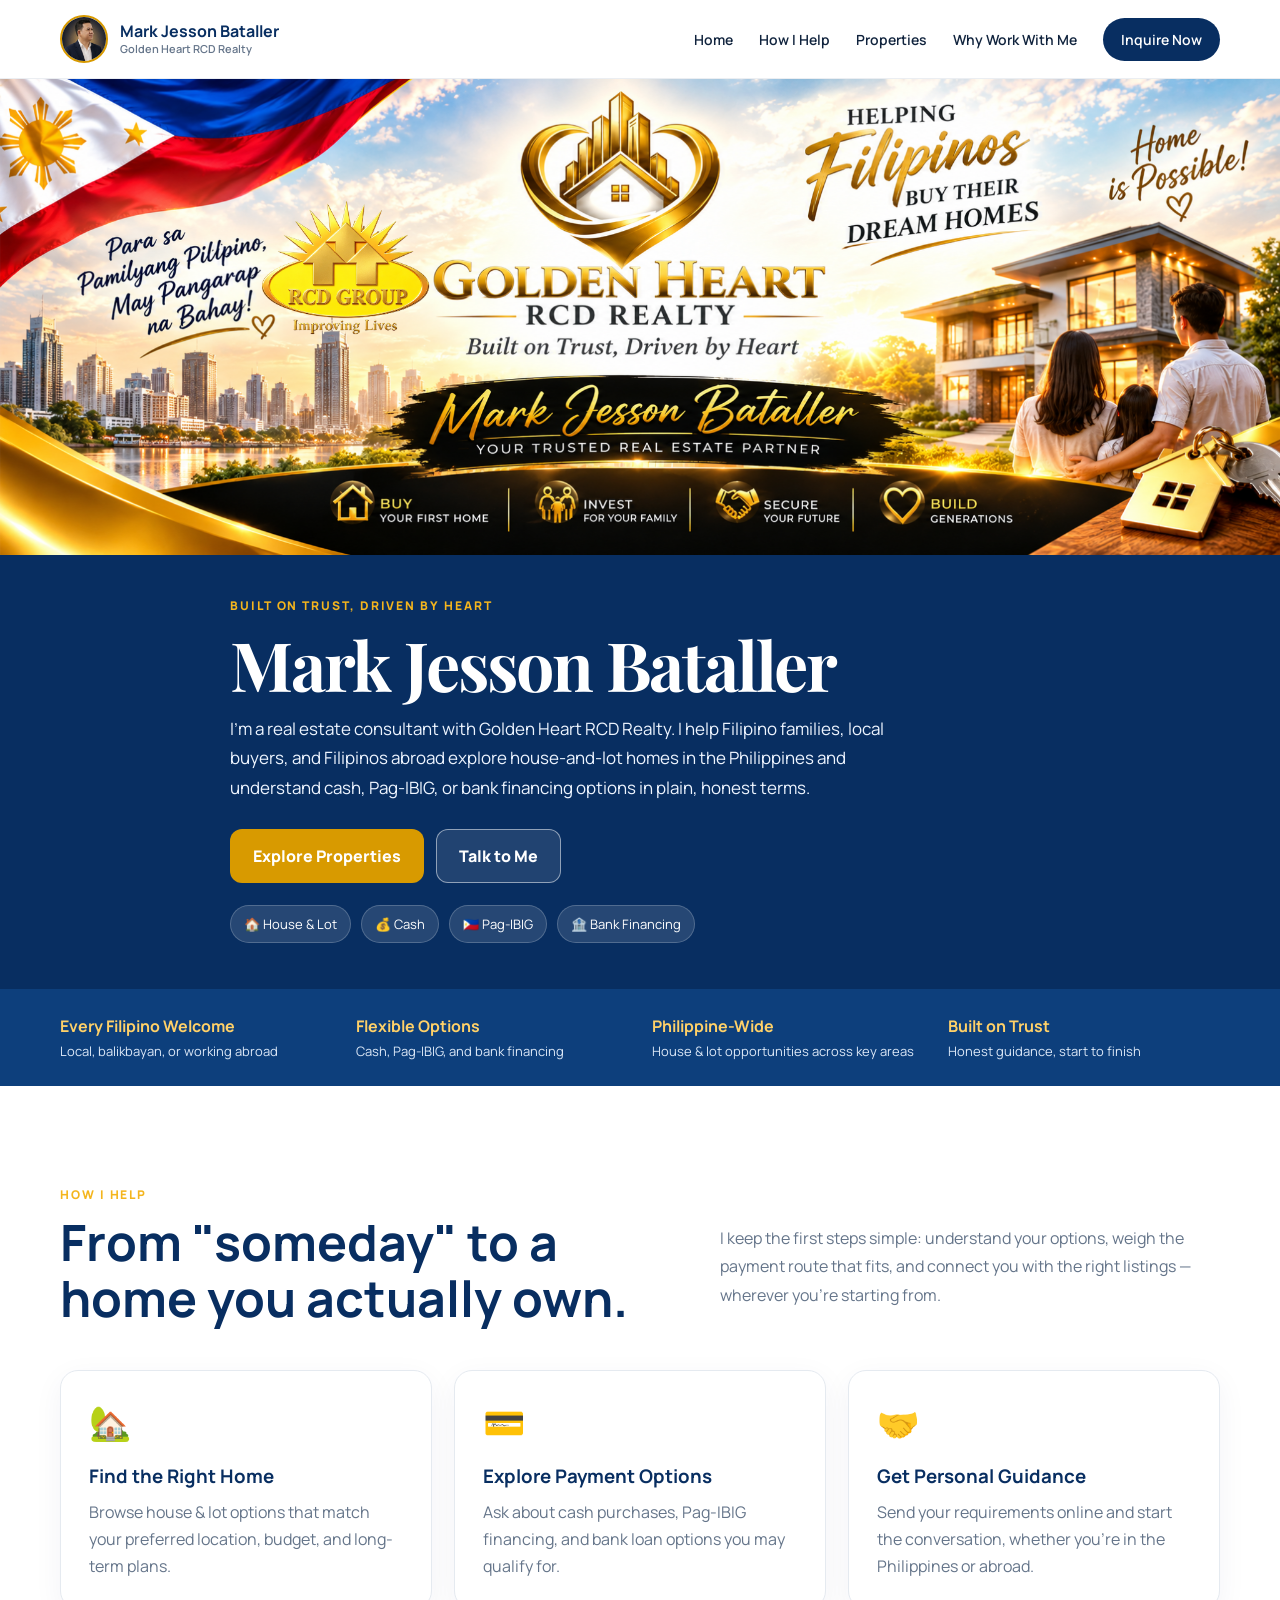
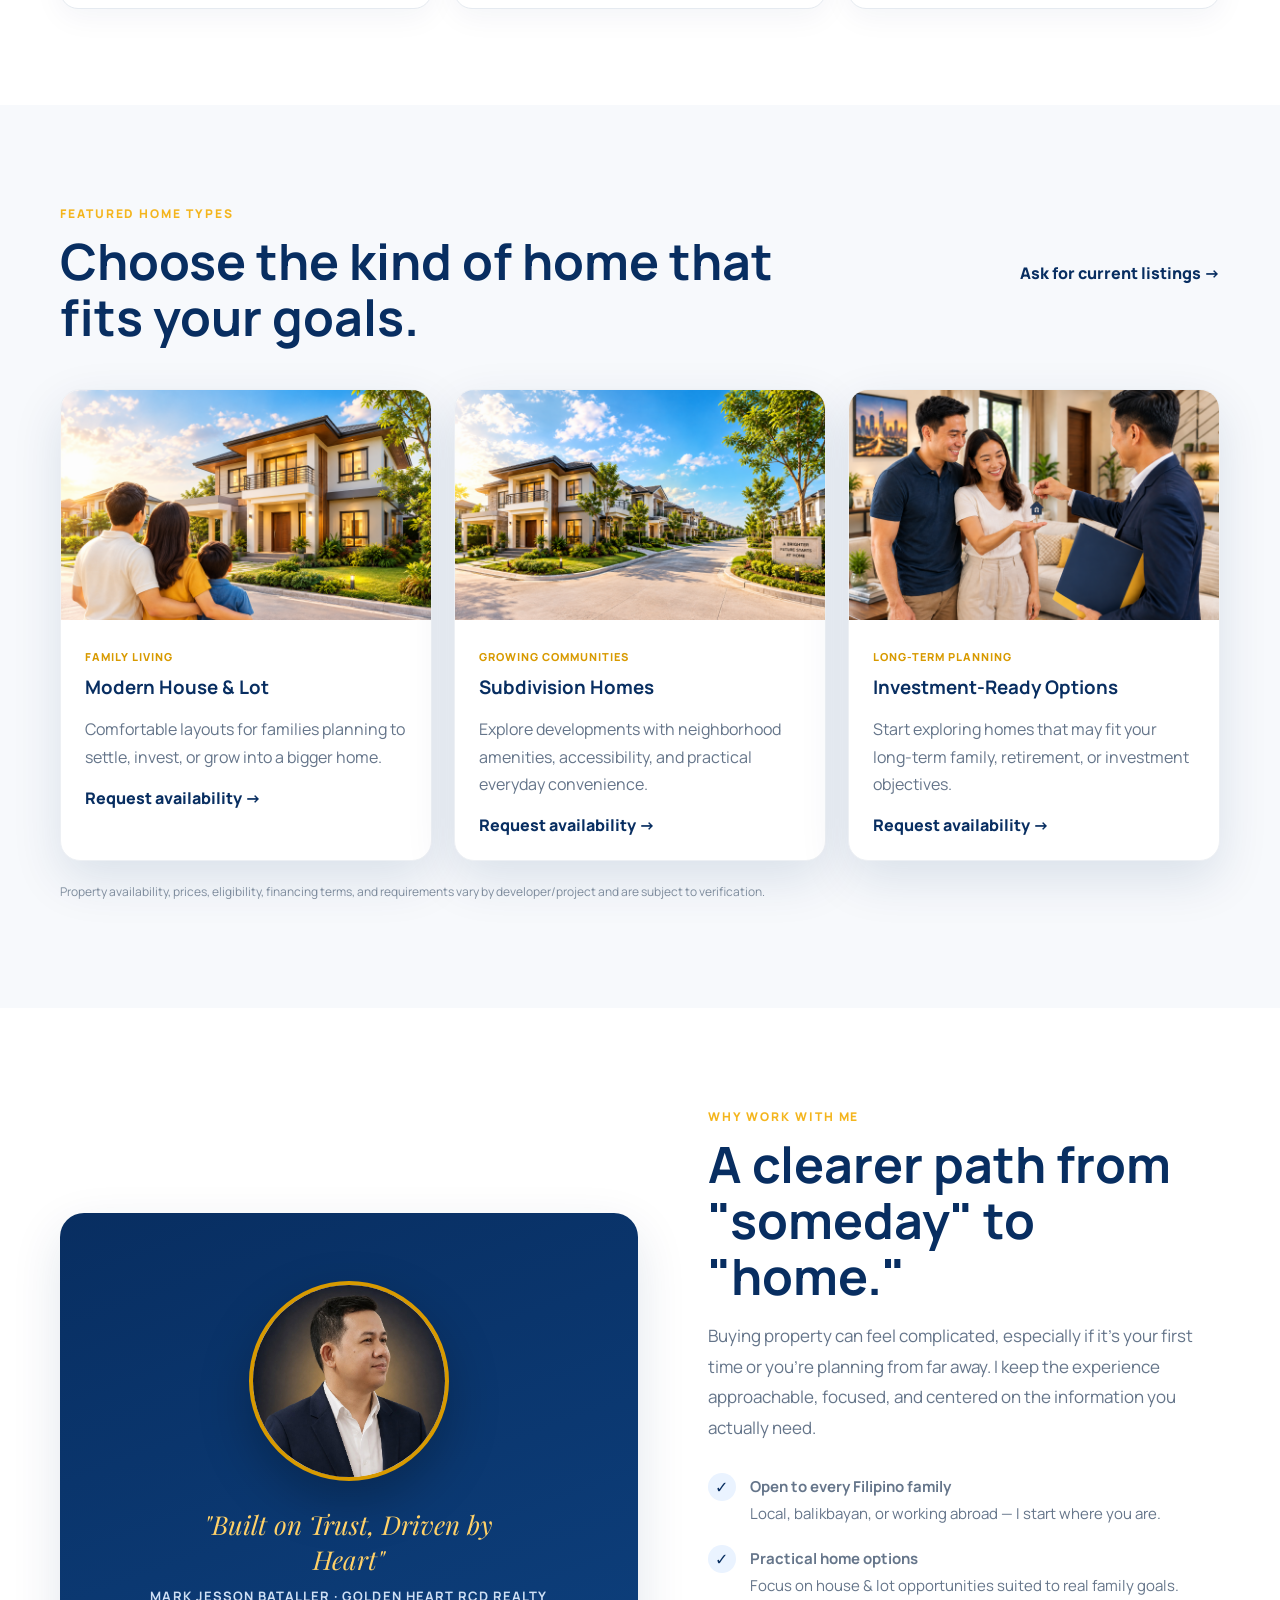
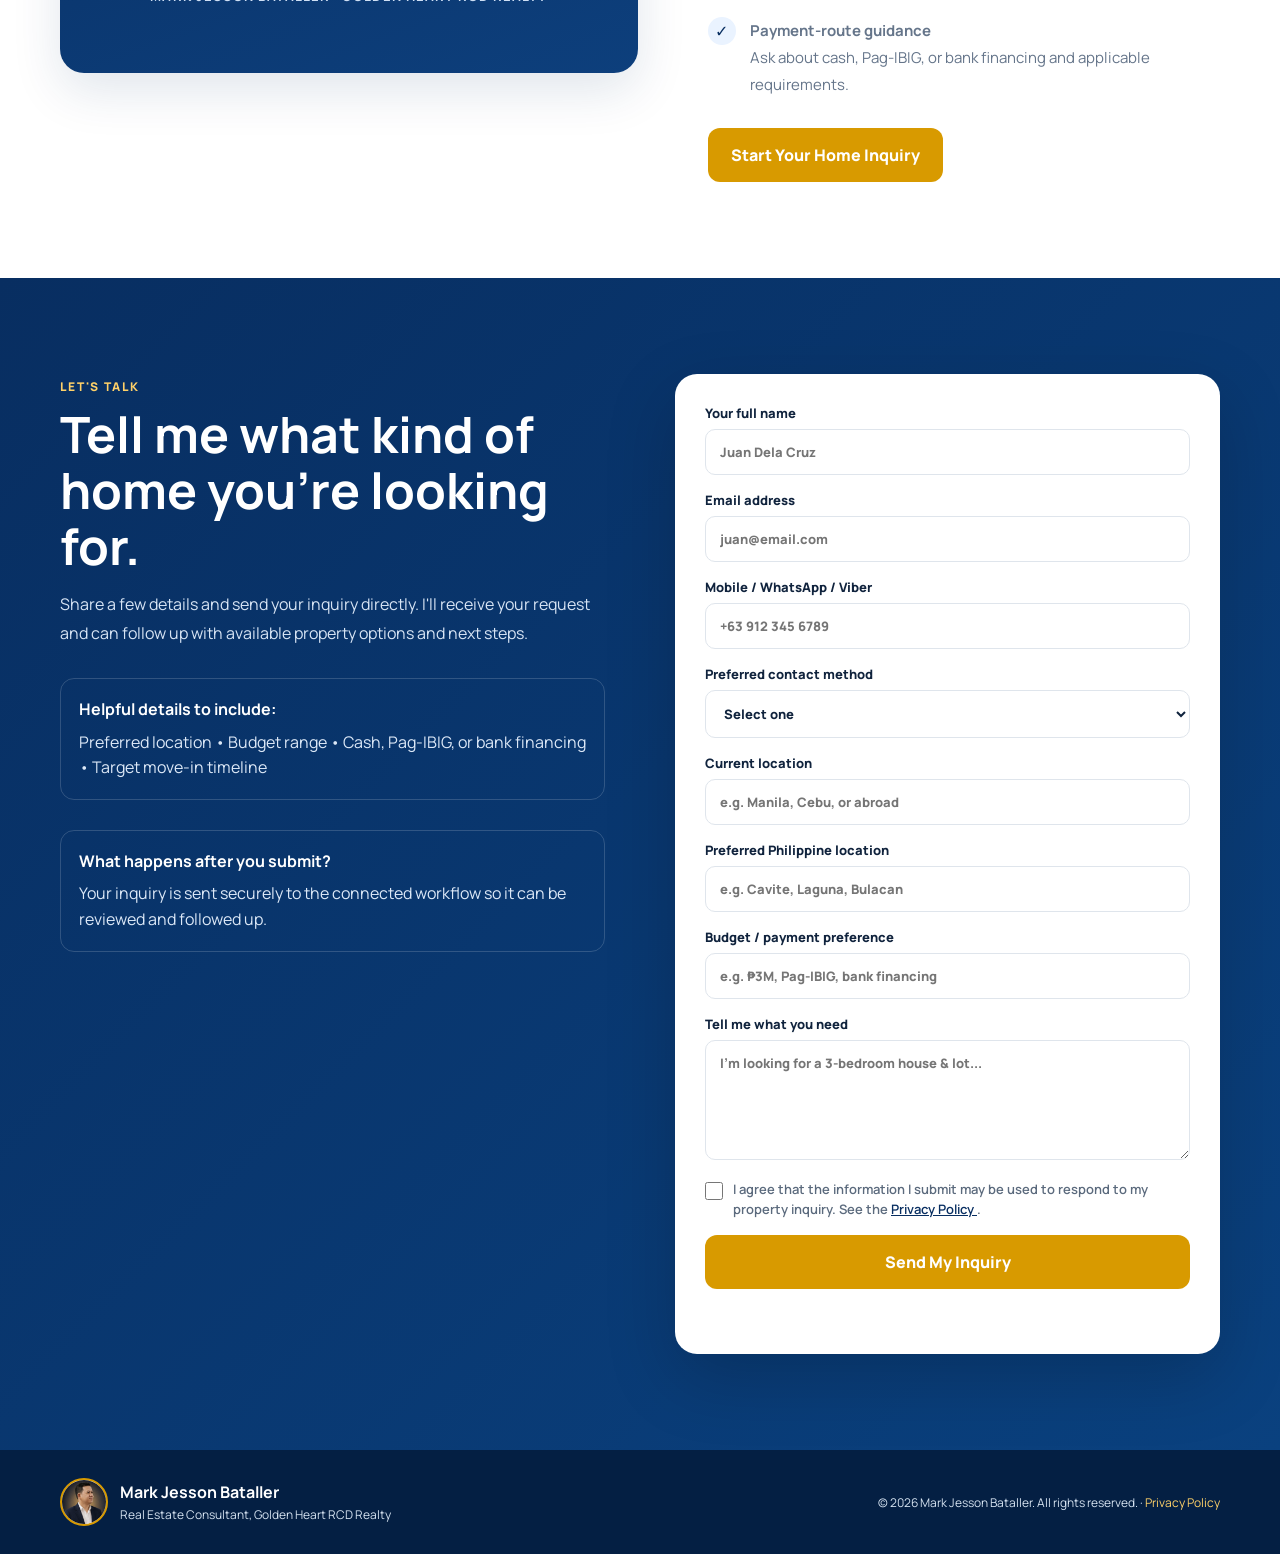
<file: index.html>
<!DOCTYPE html>
<html lang="en-PH">

<head>
  <meta charset="UTF-8" />
  <meta name="viewport" content="width=device-width, initial-scale=1.0" />

  <meta
    name="description"
    content="Mark Jesson Bataller, Golden Heart RCD Realty consultant, helps Filipino families explore Philippine house-and-lot homes and cash, Pag-IBIG, or bank options."
  />

  <meta name="author" content="Mark Jesson Bataller" />
  <meta name="robots" content="index,follow" />
  <meta name="theme-color" content="#082e61" />

  <title>Mark Jesson Bataller | Philippine Real Estate Consultant</title>

  <meta property="og:type" content="website" />
  <meta property="og:locale" content="en_PH" />
  <meta
    property="og:site_name"
    content="Mark Jesson Bataller | Golden Heart RCD Realty"
  />
  <meta
    property="og:title"
    content="Mark Jesson Bataller | Philippine Real Estate Consultant"
  />
  <meta
    property="og:description"
    content="Explore Philippine house-and-lot homes and cash, Pag-IBIG, or bank financing options with Mark Jesson Bataller of Golden Heart RCD Realty."
  />

  <meta name="twitter:card" content="summary" />
  <meta
    name="twitter:title"
    content="Mark Jesson Bataller | Philippine Real Estate Consultant"
  />
  <meta
    name="twitter:description"
    content="Explore Philippine house-and-lot homes and cash, Pag-IBIG, or bank financing options with Mark Jesson Bataller of Golden Heart RCD Realty."
  />

  <!-- Structured Data -->
  <script type="application/ld+json">
  {
    "@context": "https://schema.org",
    "@type": "Person",
    "name": "Mark Jesson Bataller",
    "jobTitle": "Real Estate Consultant",
    "worksFor": {
      "@type": "Organization",
      "name": "Golden Heart RCD Realty"
    },
    "description": "Real estate consultant helping Filipino families explore house-and-lot homes in the Philippines and understand available payment routes.",
    "knowsAbout": [
      "Philippine real estate",
      "House and lot properties",
      "Cash property purchases",
      "Pag-IBIG financing",
      "Bank financing"
    ]
  }
  </script>

  <!-- Fonts -->
  <link rel="preconnect" href="https://fonts.googleapis.com">
  <link rel="preconnect" href="https://fonts.gstatic.com" crossorigin>

  <link
    href="https://fonts.googleapis.com/css2?family=Manrope:wght@400;500;600;700;800&family=Playfair+Display:wght@600;700&display=swap"
    rel="stylesheet"
  >

  <!-- CSS -->
  <link rel="stylesheet" href="styles.css" />
</head>

<body>

  <!-- ================= HEADER ================= -->

  <header class="site-header">

    <div class="container nav">

      <a
        class="brand"
        href="#home"
        aria-label="Mark Jesson Bataller home"
      >

        <img
          src="mark-photo.jpg"
          alt="Mark Jesson Bataller"
        />

        <span>
          <b>Mark Jesson Bataller</b>
          <small>Golden Heart RCD Realty</small>
        </span>

      </a>


      <button
        class="menu-btn"
        aria-label="Open navigation"
        aria-expanded="false"
        type="button"
      >
        ☰
      </button>


      <nav class="nav-links">

        <a href="#home">Home</a>

        <a href="#services">How I Help</a>

        <a href="#properties">Properties</a>

        <a href="#why-us">Why Work With Me</a>

        <a
          class="nav-cta"
          href="#contact"
        >
          Inquire Now
        </a>

      </nav>

    </div>

  </header>


  <!-- ================= MAIN ================= -->

  <main>


    <!-- ================= HERO ================= -->

    <section
      class="hero"
      id="home"
    >

      <div class="hero-banner">

        <img
          src="hero-cover.png"
          alt="Golden Heart RCD Realty — Helping Filipinos buy their dream homes. Mark Jesson Bataller, your trusted real estate partner."
        />

      </div>


      <div class="hero-below">

        <div class="container hero-content">

          <div class="eyebrow">
            Built on Trust, Driven by Heart
          </div>

          <h1>
            Mark Jesson Bataller
          </h1>

          <p>
            I'm a real estate consultant with Golden Heart RCD Realty.
            I help Filipino families, local buyers, and Filipinos abroad
            explore house-and-lot homes in the Philippines and understand
            cash, Pag-IBIG, or bank financing options in plain, honest terms.
          </p>


          <div class="hero-actions">

            <a
              class="btn btn-primary"
              href="#properties"
            >
              Explore Properties
            </a>

            <a
              class="btn btn-secondary"
              href="#contact"
            >
              Talk to Me
            </a>

          </div>


          <div class="hero-pills">

            <span>🏠 House & Lot</span>

            <span>💰 Cash</span>

            <span>🇵🇭 Pag-IBIG</span>

            <span>🏦 Bank Financing</span>

          </div>

        </div>

      </div>

    </section>


    <!-- ================= TRUST ================= -->

    <section class="trust-strip">

      <div class="container trust-grid">

        <div>
          <strong>Every Filipino Welcome</strong>
          <span>Local, balikbayan, or working abroad</span>
        </div>

        <div>
          <strong>Flexible Options</strong>
          <span>Cash, Pag-IBIG, and bank financing</span>
        </div>

        <div>
          <strong>Philippine-Wide</strong>
          <span>House & lot opportunities across key areas</span>
        </div>

        <div>
          <strong>Built on Trust</strong>
          <span>Honest guidance, start to finish</span>
        </div>

      </div>

    </section>


    <!-- ================= SERVICES ================= -->

    <section
      class="section"
      id="services"
    >

      <div class="container">

        <div class="section-head">

          <div>

            <span class="kicker">
              HOW I HELP
            </span>

            <h2>
              From "someday" to a home you actually own.
            </h2>

          </div>


          <p>
            I keep the first steps simple: understand your options,
            weigh the payment route that fits, and connect you with
            the right listings — wherever you're starting from.
          </p>

        </div>


        <div class="cards three">

          <article class="card">

            <div class="icon">
              🏡
            </div>

            <h3>
              Find the Right Home
            </h3>

            <p>
              Browse house & lot options that match your preferred
              location, budget, and long-term plans.
            </p>

          </article>


          <article class="card">

            <div class="icon">
              💳
            </div>

            <h3>
              Explore Payment Options
            </h3>

            <p>
              Ask about cash purchases, Pag-IBIG financing,
              and bank loan options you may qualify for.
            </p>

          </article>


          <article class="card">

            <div class="icon">
              🤝
            </div>

            <h3>
              Get Personal Guidance
            </h3>

            <p>
              Send your requirements online and start the conversation,
              whether you're in the Philippines or abroad.
            </p>

          </article>

        </div>

      </div>

    </section>


    <!-- ================= PROPERTIES ================= -->

    <section
      class="section soft"
      id="properties"
    >

      <div class="container">

        <div class="section-head compact">

          <div>

            <span class="kicker">
              FEATURED HOME TYPES
            </span>

            <h2>
              Choose the kind of home that fits your goals.
            </h2>

          </div>


          <a
            class="text-link"
            href="#contact"
          >
            Ask for current listings →
          </a>

        </div>


        <div class="cards property-grid">


          <!-- PROPERTY 1 -->

          <article class="property-card">

            <div class="property-photo photo-one"></div>

            <div class="property-body">

              <span class="tag">
                Family Living
              </span>

              <h3>
                Modern House & Lot
              </h3>

              <p>
                Comfortable layouts for families planning to settle,
                invest, or grow into a bigger home.
              </p>

              <a href="#contact">
                Request availability →
              </a>

            </div>

          </article>


          <!-- PROPERTY 2 -->

          <article class="property-card">

            <div class="property-photo photo-two"></div>

            <div class="property-body">

              <span class="tag">
                Growing Communities
              </span>

              <h3>
                Subdivision Homes
              </h3>

              <p>
                Explore developments with neighborhood amenities,
                accessibility, and practical everyday convenience.
              </p>

              <a href="#contact">
                Request availability →
              </a>

            </div>

          </article>


          <!-- PROPERTY 3 -->

          <article class="property-card">

            <div class="property-photo photo-three"></div>

            <div class="property-body">

              <span class="tag">
                Long-Term Planning
              </span>

              <h3>
                Investment-Ready Options
              </h3>

              <p>
                Start exploring homes that may fit your long-term
                family, retirement, or investment objectives.
              </p>

              <a href="#contact">
                Request availability →
              </a>

            </div>

          </article>

        </div>


        <p class="disclaimer">
          Property availability, prices, eligibility, financing terms,
          and requirements vary by developer/project and are subject
          to verification.
        </p>

      </div>

    </section>


    <!-- ================= WHY WORK WITH ME ================= -->

    <section
      class="section"
      id="why-us"
    >

      <div class="container split">


        <div class="visual-card">

          <div class="emblem">

            <img
              src="mark-photo.jpg"
              alt="Mark Jesson Bataller"
            />

          </div>

          <p class="visual-quote">
            "Built on Trust, Driven by Heart"
          </p>

          <span class="visual-sub">
            Mark Jesson Bataller · Golden Heart RCD Realty
          </span>

        </div>


        <div class="split-copy">

          <span class="kicker">
            WHY WORK WITH ME
          </span>

          <h2>
            A clearer path from "someday" to "home."
          </h2>

          <p>
            Buying property can feel complicated, especially if it's
            your first time or you're planning from far away.
            I keep the experience approachable, focused, and centered
            on the information you actually need.
          </p>


          <div class="check-list">

            <div>

              <span>✓</span>

              <p>
                <b>Open to every Filipino family</b>
                <br>
                Local, balikbayan, or working abroad —
                I start where you are.
              </p>

            </div>


            <div>

              <span>✓</span>

              <p>
                <b>Practical home options</b>
                <br>
                Focus on house & lot opportunities suited
                to real family goals.
              </p>

            </div>


            <div>

              <span>✓</span>

              <p>
                <b>Payment-route guidance</b>
                <br>
                Ask about cash, Pag-IBIG, or bank financing
                and applicable requirements.
              </p>

            </div>

          </div>


          <a
            class="btn btn-primary"
            href="#contact"
          >
            Start Your Home Inquiry
          </a>

        </div>

      </div>

    </section>


    <!-- ================= CONTACT / INQUIRY ================= -->

    <section
      class="section cta-section"
      id="contact"
    >

      <div class="container contact-grid">


        <!-- LEFT SIDE -->

        <div>

          <span class="kicker light">
            LET'S TALK
          </span>

          <h2>
            Tell me what kind of home you're looking for.
          </h2>

          <p>
            Share a few details and send your inquiry directly.
            I'll receive your request and can follow up with
            available property options and next steps.
          </p>


          <div class="contact-note">

            <strong>
              Helpful details to include:
            </strong>

            <span>
              Preferred location • Budget range • Cash,
              Pag-IBIG, or bank financing • Target move-in timeline
            </span>

          </div>


          <div class="contact-note">

            <strong>
              What happens after you submit?
            </strong>

            <span>
              Your inquiry is sent securely to the connected
              workflow so it can be reviewed and followed up.
            </span>

          </div>

        </div>


        <!-- RIGHT SIDE FORM -->

        <form
          class="lead-form"
          id="leadForm"
          novalidate
        >


          <!-- NAME -->

          <label>

            Your full name

            <input
              type="text"
              id="name"
              name="yourName"
              autocomplete="name"
              maxlength="120"
              placeholder="Juan Dela Cruz"
              required
            >

          </label>


          <!-- EMAIL -->

          <label>

            Email address

            <input
              type="email"
              id="email"
              name="emailAddress"
              autocomplete="email"
              maxlength="180"
              placeholder="juan@email.com"
            >

          </label>


          <!-- PHONE -->

          <label>

            Mobile / WhatsApp / Viber

            <input
              type="text"
              id="phone"
              name="phoneNumber"
              autocomplete="tel"
              maxlength="80"
              placeholder="+63 912 345 6789"
            >

          </label>


          <!-- CONTACT METHOD -->

          <label>

            Preferred contact method

            <select
              id="preferredContact"
              name="preferredContactMethod"
            >

              <option value="">
                Select one
              </option>

              <option value="Email">
                Email
              </option>

              <option value="WhatsApp">
                WhatsApp
              </option>

              <option value="Viber">
                Viber
              </option>

              <option value="Phone Call">
                Phone Call
              </option>

              <option value="Messenger">
                Messenger
              </option>

            </select>

          </label>


          <!-- CURRENT LOCATION -->

          <label>

            Current location

            <input
              type="text"
              id="country"
              name="currentLocation"
              maxlength="180"
              placeholder="e.g. Manila, Cebu, or abroad"
            >

          </label>


          <!-- PROPERTY LOCATION -->

          <label>

            Preferred Philippine location

            <input
              type="text"
              id="location"
              name="preferredPhilippineLocation"
              maxlength="180"
              placeholder="e.g. Cavite, Laguna, Bulacan"
            >

          </label>


          <!-- BUDGET -->

          <label>

            Budget / payment preference

            <input
              type="text"
              id="budget"
              name="budgetPaymentPreference"
              maxlength="180"
              placeholder="e.g. ₱3M, Pag-IBIG, bank financing"
            >

          </label>


          <!-- MESSAGE -->

          <label>

            Tell me what you need

            <textarea
              id="message"
              name="tellMeWhatYouNeed"
              rows="5"
              maxlength="1500"
              placeholder="I'm looking for a 3-bedroom house & lot..."
            ></textarea>

          </label>


          <!-- PRIVACY CONSENT -->

          <label class="checkbox-label">

            <input
              type="checkbox"
              id="consent"
              name="privacyConsent"
              required
            >

            <span>
              I agree that the information I submit may be used
              to respond to my property inquiry.
              See the
              <a
                href="privacy-policy.html"
                target="_blank"
              >
                Privacy Policy
              </a>.
            </span>

          </label>


          <!-- SUBMIT -->

          <button
            class="btn btn-gold"
            type="submit"
            id="submitBtn"
          >
            Send My Inquiry
          </button>


          <!-- STATUS -->

          <p
            class="form-status"
            id="submitStatus"
            role="status"
            aria-live="polite"
            aria-atomic="true"
          ></p>


          <!-- GENERATED MESSAGE -->

          <div
            class="generated"
            id="generated"
            hidden
          >

            <strong>
              Your inquiry message:
            </strong>

            <p id="generatedText"></p>

            <button
              type="button"
              class="copy-btn"
              id="copyBtn"
            >
              Copy message
            </button>

          </div>

        </form>

      </div>

    </section>

  </main>


  <!-- ================= FOOTER ================= -->

  <footer>

    <div class="container footer-grid">

      <div class="footer-brand">

        <img
          src="mark-photo.jpg"
          alt="Mark Jesson Bataller"
        />

        <div>

          <strong>
            Mark Jesson Bataller
          </strong>

          <span>
            Real Estate Consultant, Golden Heart RCD Realty
          </span>

        </div>

      </div>


      <p>

        ©
        <span id="year"></span>
        Mark Jesson Bataller.
        All rights reserved.
        ·

        <a href="privacy-policy.html">
          Privacy Policy
        </a>

      </p>

    </div>

  </footer>


  <!-- JAVASCRIPT -->

  <script src="script.js"></script>

</body>

</html>
</file>
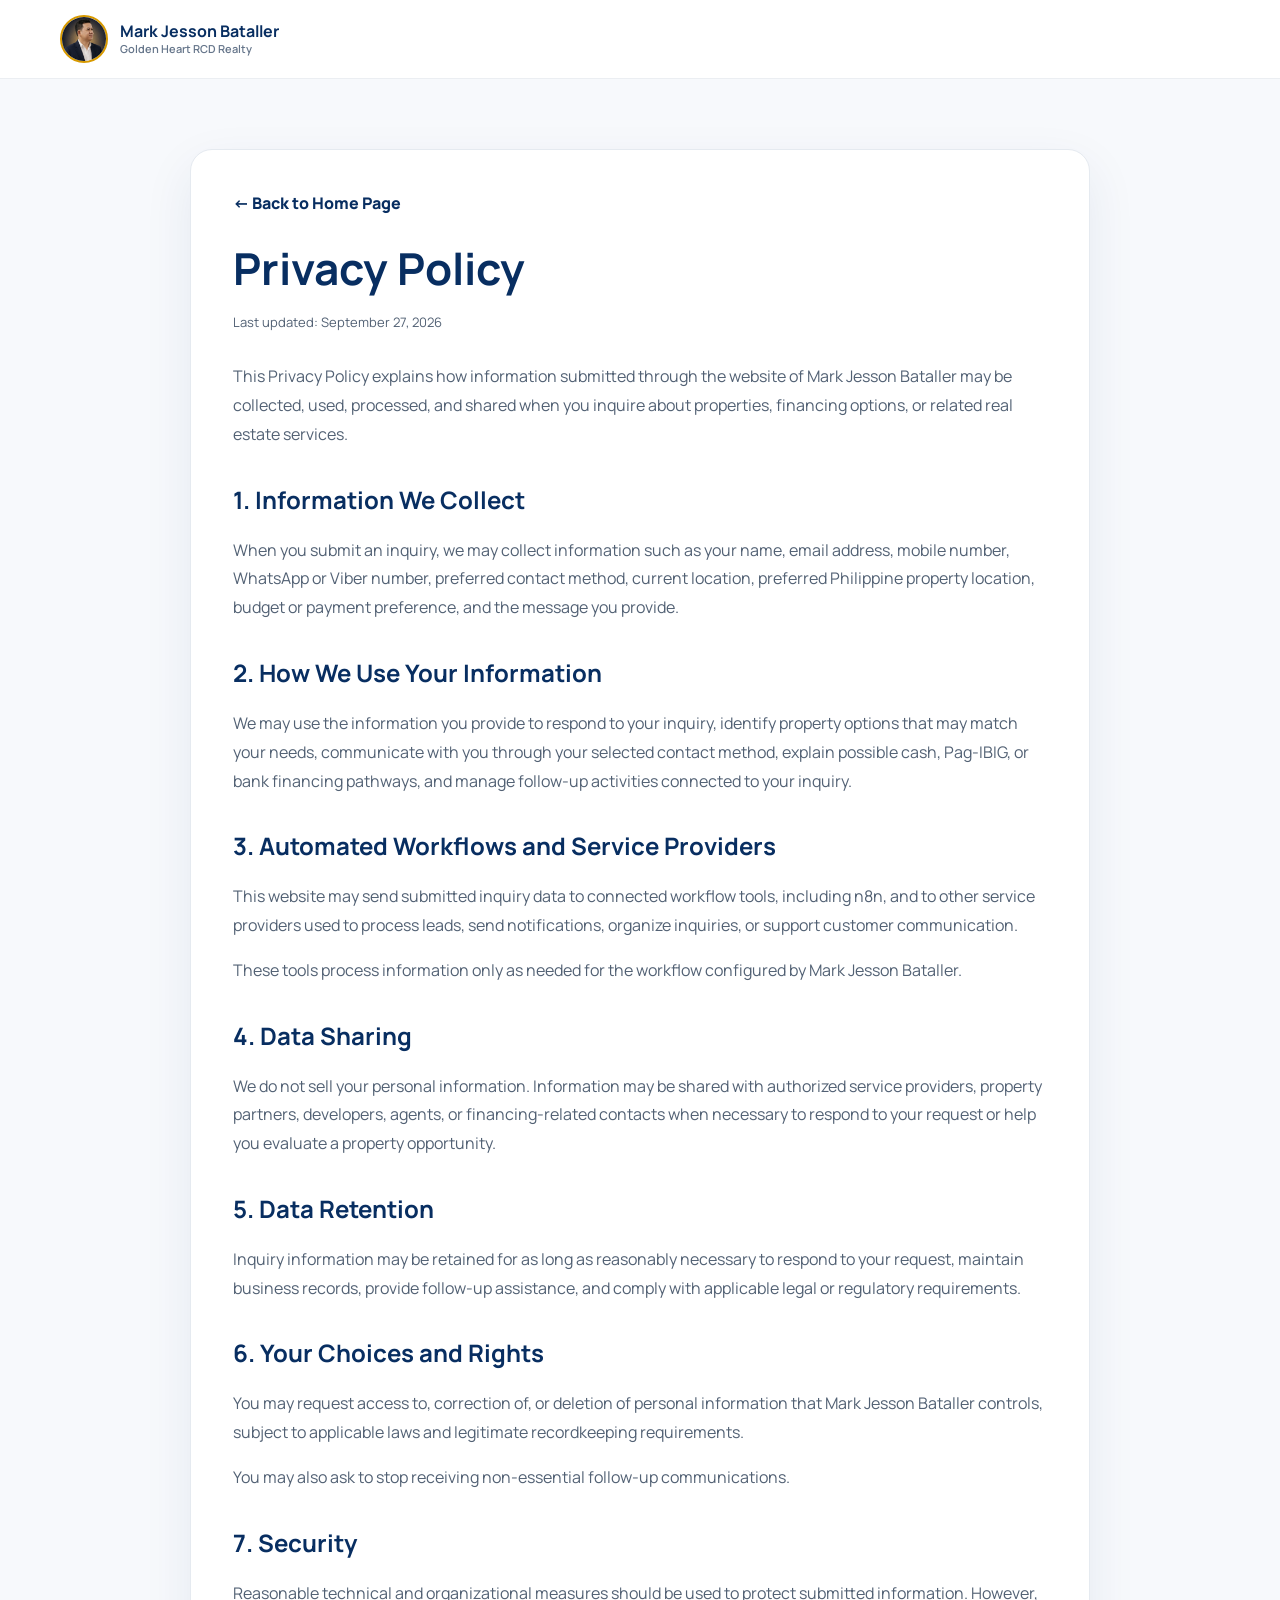
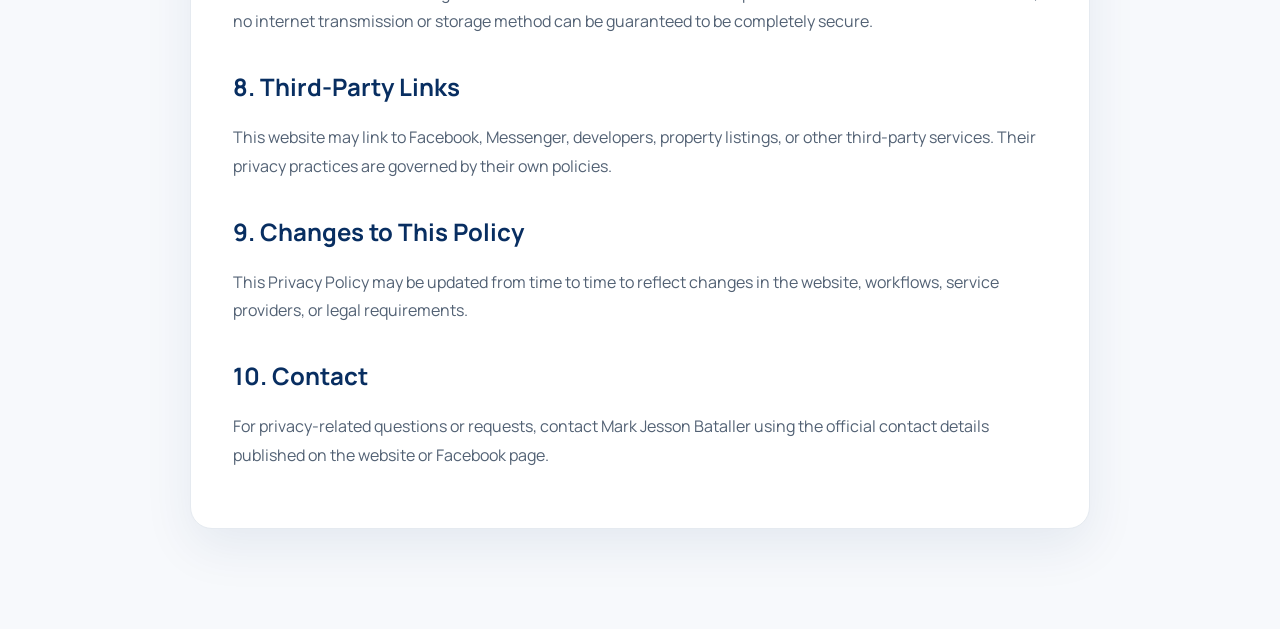
<file: privacy-policy.html>
<!DOCTYPE html>
<html lang="en">

<head>

  <meta charset="UTF-8" />

  <meta
    name="viewport"
    content="width=device-width, initial-scale=1.0"
  />

  <meta
    name="description"
    content="Privacy Policy for Mark Jesson Bataller, Real Estate Consultant with Golden Heart RCD Realty."
  />

  <meta
    name="author"
    content="Mark Jesson Bataller"
  />

  <title>
    Privacy Policy | Mark Jesson Bataller
  </title>


  <link
    rel="preconnect"
    href="https://fonts.googleapis.com"
  >

  <link
    rel="preconnect"
    href="https://fonts.gstatic.com"
    crossorigin
  >

  <link
    href="https://fonts.googleapis.com/css2?family=Manrope:wght@400;500;600;700;800&display=swap"
    rel="stylesheet"
  >

  <link
    rel="stylesheet"
    href="styles.css"
  />


  <style>

    body{
      background:#f7f9fc;
    }

    .policy-wrap{
      padding:70px 0 100px;
    }

    .policy-card{
      max-width:900px;
      margin:auto;
      background:#fff;
      border:1px solid #e5eaf0;
      border-radius:22px;
      padding:42px;
      box-shadow:0 18px 50px rgba(8,46,97,.08);
    }

    .policy-card h1{
      color:#082e61;
      font-size:44px;
      margin:0 0 10px;
    }

    .policy-card h2{
      color:#082e61;
      margin-top:34px;
    }

    .policy-card p,
    .policy-card li{
      color:#526174;
      line-height:1.8;
    }

    .policy-card ul{
      padding-left:20px;
    }

    .back-link{
      display:inline-flex;
      margin-bottom:24px;
      font-weight:800;
      color:#082e61;
    }

    .policy-meta{
      font-size:13px;
      color:#7a8898;
      margin-bottom:28px;
    }

    @media(max-width:600px){

      .policy-card{
        padding:26px;
      }

      .policy-card h1{
        font-size:34px;
      }

    }

  </style>

</head>


<body>


  <!-- HEADER -->

  <header class="site-header">

    <div class="container nav">

      <a
        class="brand"
        href="index.html"
        aria-label="Mark Jesson Bataller home"
      >

        <img
          src="mark-photo.jpg"
          alt="Mark Jesson Bataller"
          class="brand-logo"
        />

        <span>

          <b>
            Mark Jesson Bataller
          </b>

          <small>
            Golden Heart RCD Realty
          </small>

        </span>

      </a>

    </div>

  </header>


  <!-- POLICY -->

  <main class="policy-wrap">

    <div class="container">

      <div class="policy-card">


        <a
          class="back-link"
          href="index.html"
        >
          ← Back to Home Page
        </a>


        <h1>
          Privacy Policy
        </h1>


        <p class="policy-meta">
          Last updated: September 27, 2026
        </p>


        <p>
          This Privacy Policy explains how information submitted
          through the website of Mark Jesson Bataller may be collected,
          used, processed, and shared when you inquire about properties,
          financing options, or related real estate services.
        </p>


        <h2>
          1. Information We Collect
        </h2>

        <p>
          When you submit an inquiry, we may collect information such
          as your name, email address, mobile number, WhatsApp or Viber
          number, preferred contact method, current location, preferred
          Philippine property location, budget or payment preference,
          and the message you provide.
        </p>


        <h2>
          2. How We Use Your Information
        </h2>

        <p>
          We may use the information you provide to respond to your
          inquiry, identify property options that may match your needs,
          communicate with you through your selected contact method,
          explain possible cash, Pag-IBIG, or bank financing pathways,
          and manage follow-up activities connected to your inquiry.
        </p>


        <h2>
          3. Automated Workflows and Service Providers
        </h2>

        <p>
          This website may send submitted inquiry data to connected
          workflow tools, including n8n, and to other service providers
          used to process leads, send notifications, organize inquiries,
          or support customer communication.
        </p>

        <p>
          These tools process information only as needed for the
          workflow configured by Mark Jesson Bataller.
        </p>


        <h2>
          4. Data Sharing
        </h2>

        <p>
          We do not sell your personal information.
          Information may be shared with authorized service providers,
          property partners, developers, agents, or financing-related
          contacts when necessary to respond to your request or help
          you evaluate a property opportunity.
        </p>


        <h2>
          5. Data Retention
        </h2>

        <p>
          Inquiry information may be retained for as long as reasonably
          necessary to respond to your request, maintain business
          records, provide follow-up assistance, and comply with
          applicable legal or regulatory requirements.
        </p>


        <h2>
          6. Your Choices and Rights
        </h2>

        <p>
          You may request access to, correction of, or deletion of
          personal information that Mark Jesson Bataller controls,
          subject to applicable laws and legitimate recordkeeping
          requirements.
        </p>

        <p>
          You may also ask to stop receiving non-essential
          follow-up communications.
        </p>


        <h2>
          7. Security
        </h2>

        <p>
          Reasonable technical and organizational measures should be
          used to protect submitted information. However, no internet
          transmission or storage method can be guaranteed to be
          completely secure.
        </p>


        <h2>
          8. Third-Party Links
        </h2>

        <p>
          This website may link to Facebook, Messenger, developers,
          property listings, or other third-party services.
          Their privacy practices are governed by their own policies.
        </p>


        <h2>
          9. Changes to This Policy
        </h2>

        <p>
          This Privacy Policy may be updated from time to time to
          reflect changes in the website, workflows, service providers,
          or legal requirements.
        </p>


        <h2>
          10. Contact
        </h2>

        <p>
          For privacy-related questions or requests, contact
          Mark Jesson Bataller using the official contact details
          published on the website or Facebook page.
        </p>


      </div>

    </div>

  </main>


</body>

</html>
</file>
<file: styles.css>
:root{
  --navy:#082e61;
  --navy-2:#0d3f7c;
  --gold:#d89a00;
  --gold-2:#f4b51d;
  --cream:#fffaf0;
  --ink:#10233d;
  --muted:#65758a;
  --line:#e5eaf0;
  --white:#fff;
  --shadow:0 18px 50px rgba(8,46,97,.12);
}

*{
  box-sizing:border-box;
}

html{
  scroll-behavior:smooth;
}

body{
  margin:0;
  font-family:"Manrope",system-ui,sans-serif;
  color:var(--ink);
  background:#fff;
}

img{
  max-width:100%;
  display:block;
}

a{
  text-decoration:none;
  color:inherit;
}

button,
input,
textarea,
select{
  font-family:inherit;
}

.container{
  width:min(1160px,calc(100% - 40px));
  margin:auto;
}


/* ================= HEADER ================= */

.site-header{
  position:sticky;
  top:0;
  z-index:50;
  background:rgba(255,255,255,.95);
  backdrop-filter:blur(14px);
  border-bottom:1px solid rgba(8,46,97,.08);
}

.nav{
  min-height:78px;
  display:flex;
  align-items:center;
  justify-content:space-between;
}

.brand{
  display:flex;
  align-items:center;
  gap:12px;
  color:var(--navy);
  font-size:16px;
}

.brand img{
  width:48px;
  height:48px;
  object-fit:cover;
  object-position:center 20%;
  border-radius:50%;
  background:#fff;
  border:2px solid var(--gold);
}

.brand span{
  display:flex;
  flex-direction:column;
  line-height:1.3;
}

.brand span b{
  font-size:16px;
}

.brand span small{
  font-size:11px;
  font-weight:600;
  color:var(--muted);
}

.nav-links{
  display:flex;
  align-items:center;
  gap:26px;
  font-weight:600;
  font-size:14px;
}

.nav-links a:hover{
  color:var(--gold);
}

.nav-cta{
  background:var(--navy);
  color:#fff!important;
  padding:12px 18px;
  border-radius:999px;
}

.menu-btn{
  display:none;
  border:0;
  background:none;
  font-size:26px;
  color:var(--navy);
  cursor:pointer;
}


/* ================= HERO ================= */

.hero-banner{
  width:100%;
  line-height:0;
}

.hero-banner img{
  width:100%;
  height:auto;
  max-height:560px;
  object-fit:cover;
  object-position:center top;
}

.hero-below{
  background:var(--navy);
  color:#fff;
}

.hero-content{
  padding:42px 0 46px;
  max-width:820px;
}

.hero-content h1{
  font-family:"Playfair Display",serif;
  font-size:clamp(40px,6vw,68px);
  line-height:1.05;
  letter-spacing:-.03em;
  color:#fff;
  margin:14px 0 0;
}

.eyebrow,
.kicker{
  font-size:12px;
  font-weight:800;
  letter-spacing:.16em;
  text-transform:uppercase;
  color:var(--gold-2);
}

.hero-content p{
  font-size:17px;
  line-height:1.75;
  max-width:680px;
  color:#eef5ff;
  margin:14px 0 0;
}

.hero-actions{
  display:flex;
  gap:12px;
  flex-wrap:wrap;
  margin:26px 0 22px;
}

.btn{
  display:inline-flex;
  justify-content:center;
  align-items:center;
  border-radius:12px;
  padding:15px 22px;
  font-weight:800;
  border:1px solid transparent;
  cursor:pointer;
  font-family:inherit;
  transition:.2s ease;
}

.btn:hover{
  transform:translateY(-1px);
}

.btn-primary{
  background:var(--gold);
  color:#fff;
}

.btn-primary:hover{
  background:#bf8600;
}

.btn-secondary{
  background:rgba(255,255,255,.1);
  color:#fff;
  border-color:rgba(255,255,255,.5);
}

.btn-secondary:hover{
  background:rgba(255,255,255,.18);
}

.btn-gold{
  background:var(--gold);
  color:#fff;
  width:100%;
  font-size:16px;
}

.btn-gold:hover{
  background:#bf8600;
}

.hero-pills{
  display:flex;
  gap:10px;
  flex-wrap:wrap;
}

.hero-pills span{
  background:rgba(255,255,255,.12);
  border:1px solid rgba(255,255,255,.2);
  padding:9px 13px;
  border-radius:999px;
  font-size:13px;
}


/* ================= TRUST ================= */

.trust-strip{
  background:var(--navy-2);
  color:#fff;
  padding:26px 0;
}

.trust-grid{
  display:grid;
  grid-template-columns:repeat(4,1fr);
  gap:24px;
}

.trust-grid div{
  display:flex;
  flex-direction:column;
  gap:5px;
}

.trust-grid strong{
  color:#ffd168;
}

.trust-grid span{
  font-size:13px;
  color:#dce8f7;
}


/* ================= GENERAL SECTIONS ================= */

.section{
  padding:96px 0;
}

.soft{
  background:#f7f9fc;
}

.section-head{
  display:flex;
  justify-content:space-between;
  gap:60px;
  align-items:end;
  margin-bottom:44px;
}

.section-head.compact{
  align-items:center;
}

.section-head h2,
.split-copy h2,
.cta-section h2{
  font-size:clamp(32px,4.5vw,50px);
  line-height:1.12;
  margin:10px 0 0;
  color:var(--navy);
  max-width:720px;
}

.section-head p{
  max-width:500px;
  line-height:1.8;
  color:var(--muted);
}

.cards{
  display:grid;
  gap:22px;
}

.three{
  grid-template-columns:repeat(3,1fr);
}


/* ================= SERVICE CARDS ================= */

.card{
  border:1px solid var(--line);
  border-radius:18px;
  padding:28px;
  background:#fff;
  box-shadow:0 8px 30px rgba(8,46,97,.05);
}

.card .icon{
  font-size:34px;
}

.card h3{
  margin:18px 0 10px;
  color:var(--navy);
}

.card p{
  color:var(--muted);
  line-height:1.7;
  margin:0;
}


/* ================= PROPERTY ================= */

.text-link{
  font-weight:800;
  color:var(--navy);
}

.property-grid{
  grid-template-columns:repeat(3,1fr);
}

.property-card{
  background:#fff;
  border-radius:20px;
  overflow:hidden;
  box-shadow:var(--shadow);
  border:1px solid #edf0f4;
}

.property-photo{
  height:230px;
  display:flex;
  align-items:center;
  justify-content:center;
  font-size:56px;
  background-position:center;
  background-size:cover;
  background-repeat:no-repeat;
}

.photo-one{
  background-image:url("1.png");
}

.photo-two{
  background-image:url("2.png");
}

.photo-three{
  background-image:url("3.png");
}

.property-body{
  padding:24px;
}

.tag{
  font-size:11px;
  font-weight:800;
  letter-spacing:.09em;
  text-transform:uppercase;
  color:var(--gold);
}

.property-body h3{
  margin:8px 0;
  color:var(--navy);
}

.property-body p{
  color:var(--muted);
  line-height:1.7;
}

.property-body a{
  font-weight:800;
  color:var(--navy);
}

.property-body a:hover{
  color:var(--gold);
}

.disclaimer{
  font-size:12px;
  color:#7d8b9c;
  margin-top:22px;
}


/* ================= WHY WORK WITH ME ================= */

.split{
  display:grid;
  grid-template-columns:1.06fr .94fr;
  gap:70px;
  align-items:center;
}

.visual-card{
  border-radius:24px;
  overflow:hidden;
  box-shadow:var(--shadow);
  background:linear-gradient(
    160deg,
    var(--navy),
    var(--navy-2)
  );
  min-height:460px;
  display:flex;
  flex-direction:column;
  align-items:center;
  justify-content:center;
  padding:50px;
  text-align:center;
  color:#fff;
}

.emblem{
  width:200px;
  height:200px;
  border-radius:50%;
  background:#fff;
  display:grid;
  place-items:center;
  box-shadow:0 20px 50px rgba(0,0,0,.25);
  overflow:hidden;
  margin-bottom:26px;
  border:4px solid var(--gold);
}

.emblem img{
  width:100%;
  height:100%;
  object-fit:cover;
  object-position:center 20%;
}

.visual-quote{
  font-family:"Playfair Display",serif;
  font-size:26px;
  font-style:italic;
  color:#ffd168;
  max-width:320px;
  margin:0 0 10px;
}

.visual-sub{
  font-size:13px;
  letter-spacing:.08em;
  text-transform:uppercase;
  color:#cfe0f5;
  font-weight:700;
}

.split-copy p{
  color:var(--muted);
  line-height:1.8;
  font-size:17px;
}

.check-list{
  display:grid;
  gap:18px;
  margin:30px 0;
}

.check-list div{
  display:flex;
  gap:14px;
  align-items:flex-start;
}

.check-list span{
  width:28px;
  height:28px;
  display:grid;
  place-items:center;
  border-radius:50%;
  background:#eaf3ff;
  color:var(--navy);
  font-weight:900;
  flex:0 0 28px;
}

.check-list p{
  margin:0;
  font-size:15px;
}


/* ================= CONTACT ================= */

.cta-section{
  background:linear-gradient(
    135deg,
    #082e61,
    #0a417f
  );
  color:#fff;
}

.contact-grid{
  display:grid;
  grid-template-columns:1fr 1fr;
  gap:70px;
  align-items:start;
}

.cta-section h2{
  color:#fff;
}

.cta-section>div>div>p,
.contact-grid>div>p{
  color:#d7e4f4;
  line-height:1.8;
}

.kicker.light{
  color:#ffd168;
}

.contact-note{
  margin-top:30px;
  padding:18px;
  border:1px solid rgba(255,255,255,.16);
  border-radius:14px;
  display:flex;
  flex-direction:column;
  gap:7px;
  color:#dce8f7;
  line-height:1.6;
}

.contact-note strong{
  color:#fff;
}


/* ================= FORM ================= */

.lead-form{
  background:#fff;
  color:var(--ink);
  padding:30px;
  border-radius:22px;
  box-shadow:0 24px 70px rgba(0,0,0,.18);
}

.lead-form label{
  display:block;
  font-size:13px;
  font-weight:800;
  margin-bottom:16px;
}

.lead-form input,
.lead-form textarea,
.lead-form select{
  width:100%;
  margin-top:7px;
  border:1px solid #dfe5ec;
  border-radius:10px;
  padding:13px 14px;
  font:inherit;
  outline:none;
  background:#fff;
  color:var(--ink);
}

.lead-form textarea{
  resize:vertical;
  min-height:120px;
}

.lead-form input:focus,
.lead-form textarea:focus,
.lead-form select:focus{
  border-color:#6c91be;
  box-shadow:0 0 0 3px rgba(13,63,124,.08);
}


/* ================= CHECKBOX ================= */

.checkbox-label{
  display:flex!important;
  gap:10px;
  align-items:flex-start;
  font-weight:600!important;
  color:#5b6a7d;
  line-height:1.5;
}

.checkbox-label input{
  width:18px;
  height:18px;
  margin:2px 0 0;
  flex:0 0 18px;
}

.checkbox-label a{
  color:var(--navy);
  text-decoration:underline;
}


/* ================= FORM STATUS ================= */

.form-status{
  min-height:1.5em;
  margin:14px 0 0;
  color:var(--navy);
  font-size:14px;
  font-weight:700;
  line-height:1.5;
}

.form-status[data-state="success"]{
  color:#176b3a;
}

.form-status[data-state="error"]{
  color:#a32c2c;
}

.form-status[data-state="pending"]{
  color:#9a6a00;
}

.lead-form .btn:disabled{
  opacity:.7;
  cursor:wait;
}


/* ================= GENERATED MESSAGE ================= */

.generated{
  margin-top:16px;
  background:#f7f9fc;
  border-radius:12px;
  padding:15px;
  border:1px solid #e7ecf2;
}

.generated p{
  white-space:pre-wrap;
  font-size:13px;
  line-height:1.6;
  color:#44556b;
}

.copy-btn{
  border:0;
  background:var(--navy);
  color:#fff;
  border-radius:9px;
  padding:10px 12px;
  font-weight:700;
  cursor:pointer;
}

.copy-btn:hover{
  background:var(--navy-2);
}


/* ================= FOOTER ================= */

footer{
  padding:28px 0;
  background:#041f43;
  color:#d5e2f0;
}

.footer-grid{
  display:flex;
  align-items:center;
  justify-content:space-between;
  gap:20px;
}

.footer-brand{
  display:flex;
  align-items:center;
  gap:12px;
}

.footer-brand img{
  width:48px;
  height:48px;
  object-fit:cover;
  object-position:center 20%;
  border-radius:50%;
  background:#fff;
  border:2px solid var(--gold);
}

.footer-brand div{
  display:flex;
  flex-direction:column;
  gap:3px;
}

.footer-brand strong{
  color:#fff;
}

.footer-brand span,
footer p{
  font-size:12px;
}

footer a{
  color:#ffd168;
}


/* ================= MOBILE ================= */

@media(max-width:900px){

  .menu-btn{
    display:block;
  }

  .nav-links{
    display:none;
    position:absolute;
    top:78px;
    left:0;
    right:0;
    background:#fff;
    flex-direction:column;
    align-items:stretch;
    padding:20px;
    border-bottom:1px solid var(--line);
    box-shadow:0 15px 30px rgba(0,0,0,.08);
  }

  .nav-links.open{
    display:flex;
  }

  .nav-links a{
    padding:12px;
  }

  .nav-cta{
    text-align:center;
  }

  .hero-banner img{
    max-height:360px;
  }

  .trust-grid{
    grid-template-columns:repeat(2,1fr);
  }

  .section-head,
  .split,
  .contact-grid{
    grid-template-columns:1fr;
    display:grid;
    gap:30px;
  }

  .three,
  .property-grid{
    grid-template-columns:1fr;
  }

  .visual-card{
    min-height:auto;
    padding:40px 24px;
  }

}


@media(max-width:560px){

  .container{
    width:min(100% - 28px,1160px);
  }

  .brand span small{
    display:none;
  }

  .hero-content p{
    font-size:15px;
  }

  .trust-grid{
    grid-template-columns:1fr;
  }

  .section{
    padding:70px 0;
  }

  .section-head h2,
  .split-copy h2,
  .cta-section h2{
    font-size:34px;
  }

  .lead-form{
    padding:22px;
  }

  .footer-grid{
    flex-direction:column;
    align-items:flex-start;
  }

}
</file>
